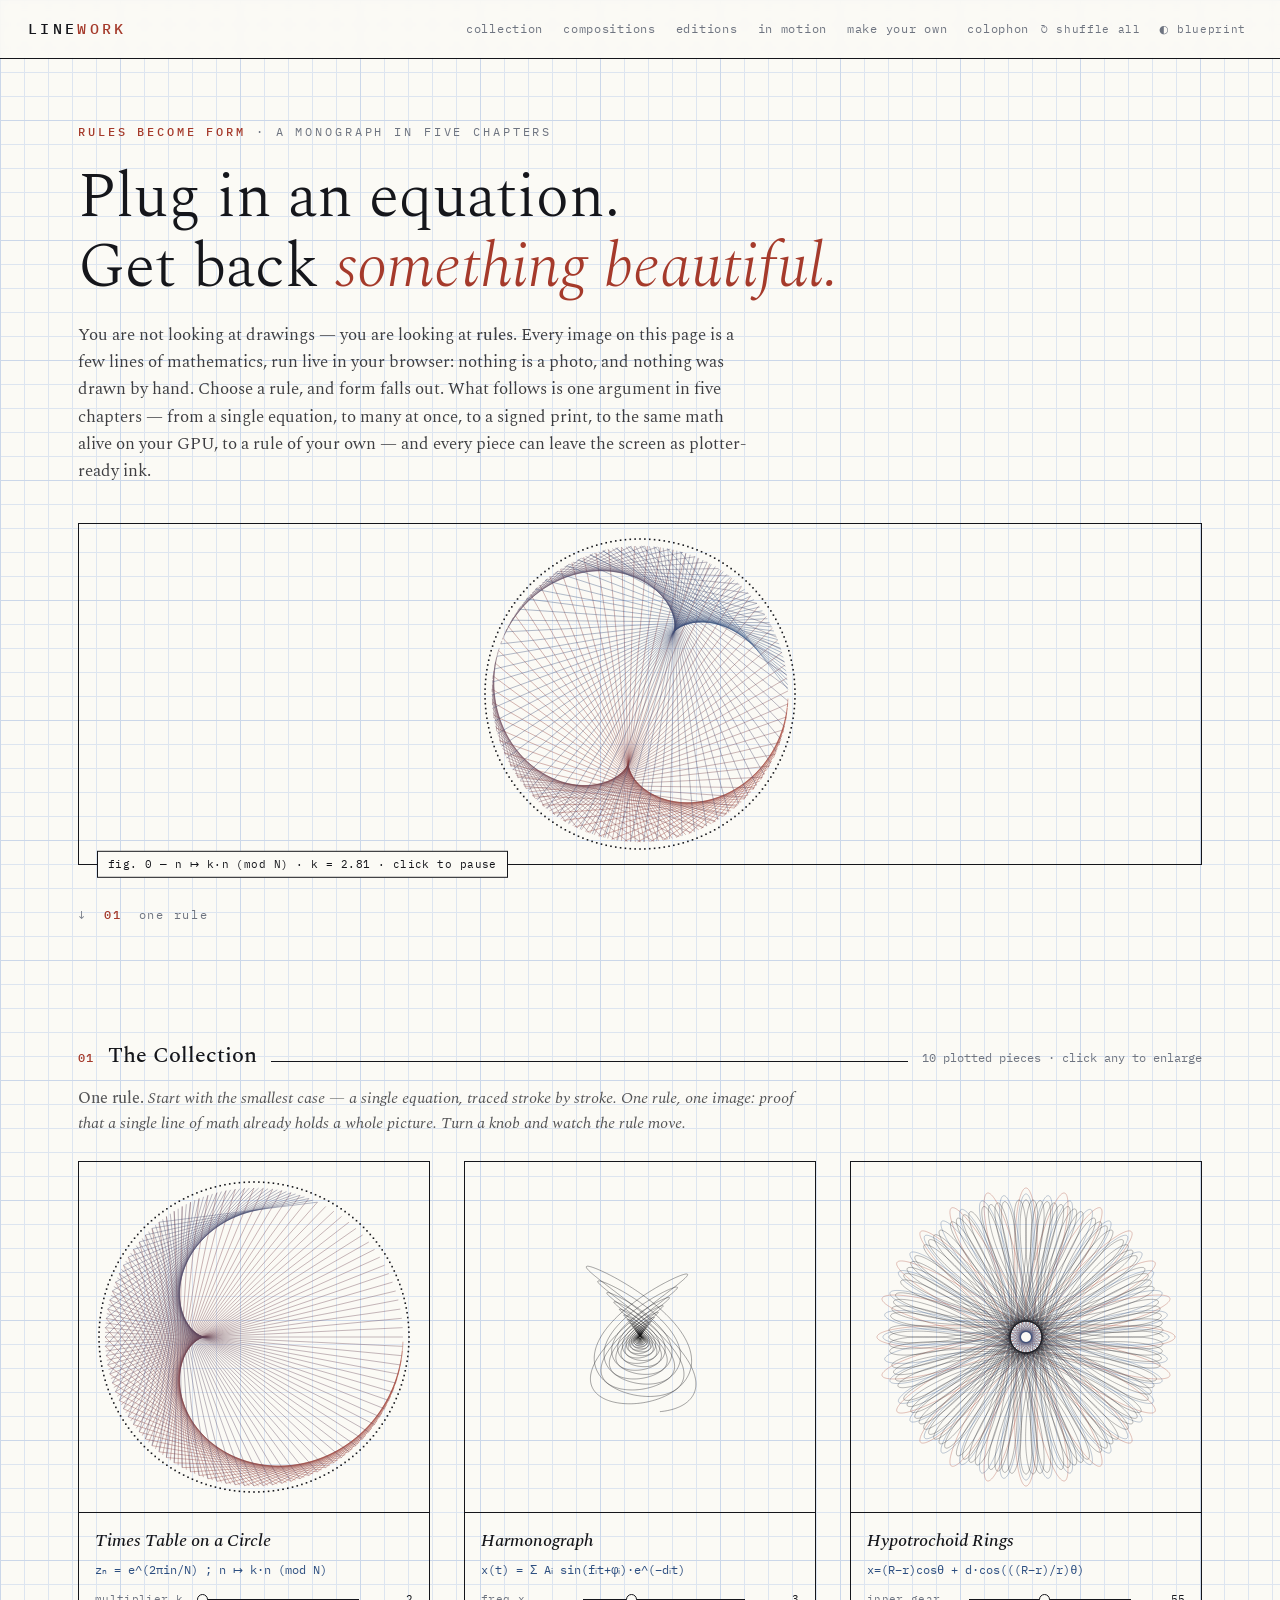
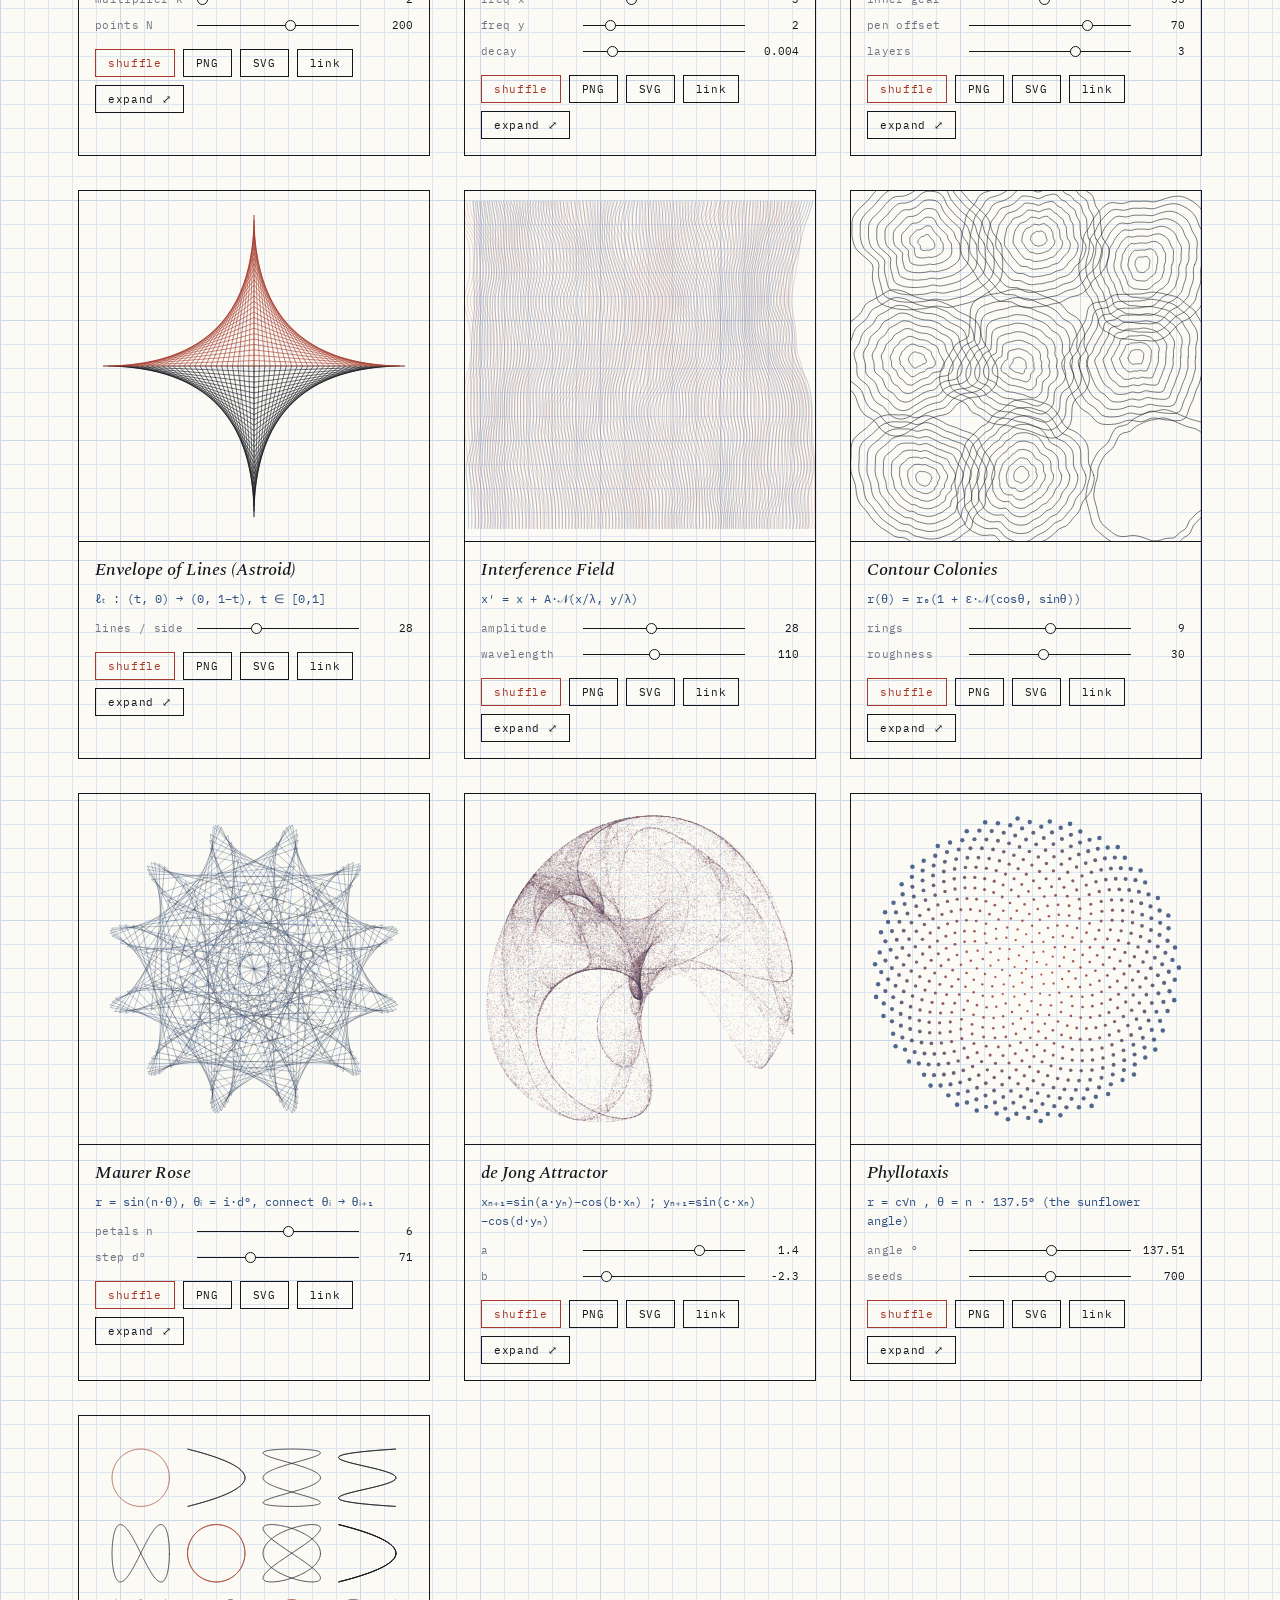
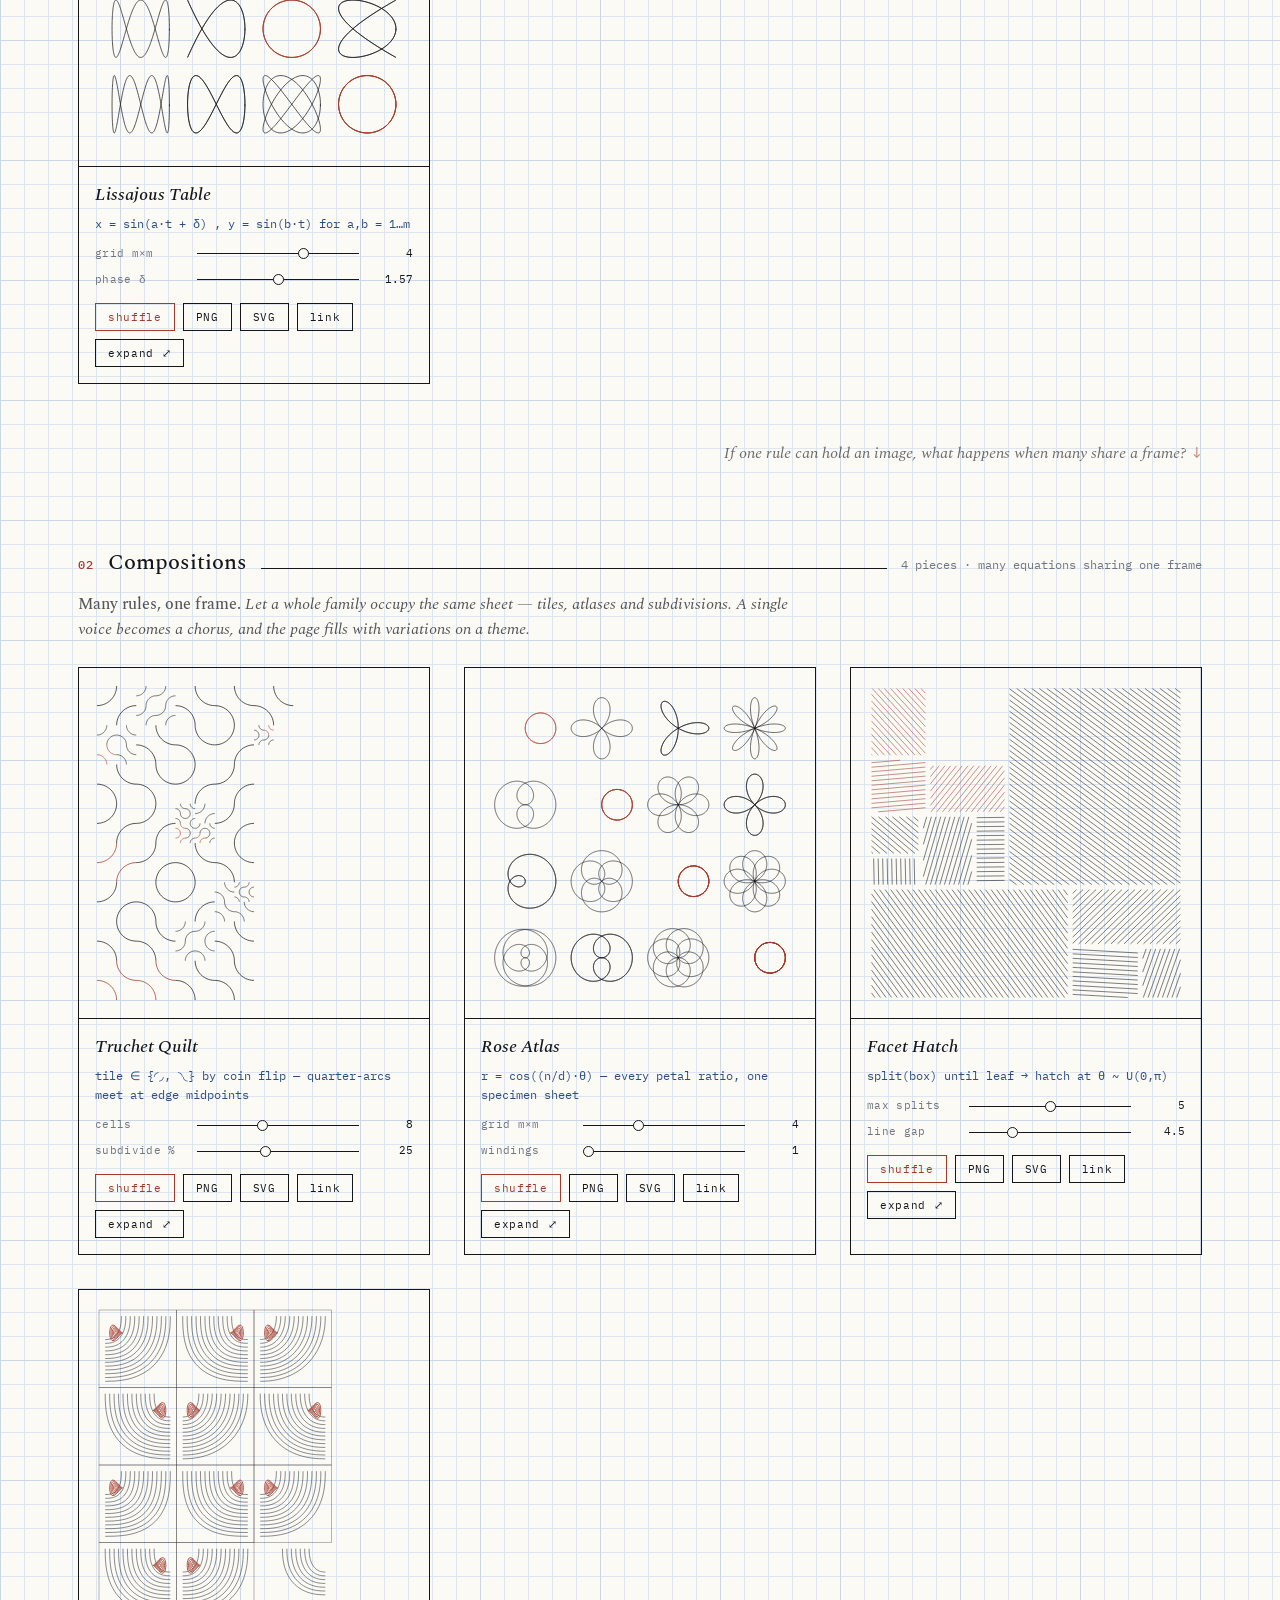
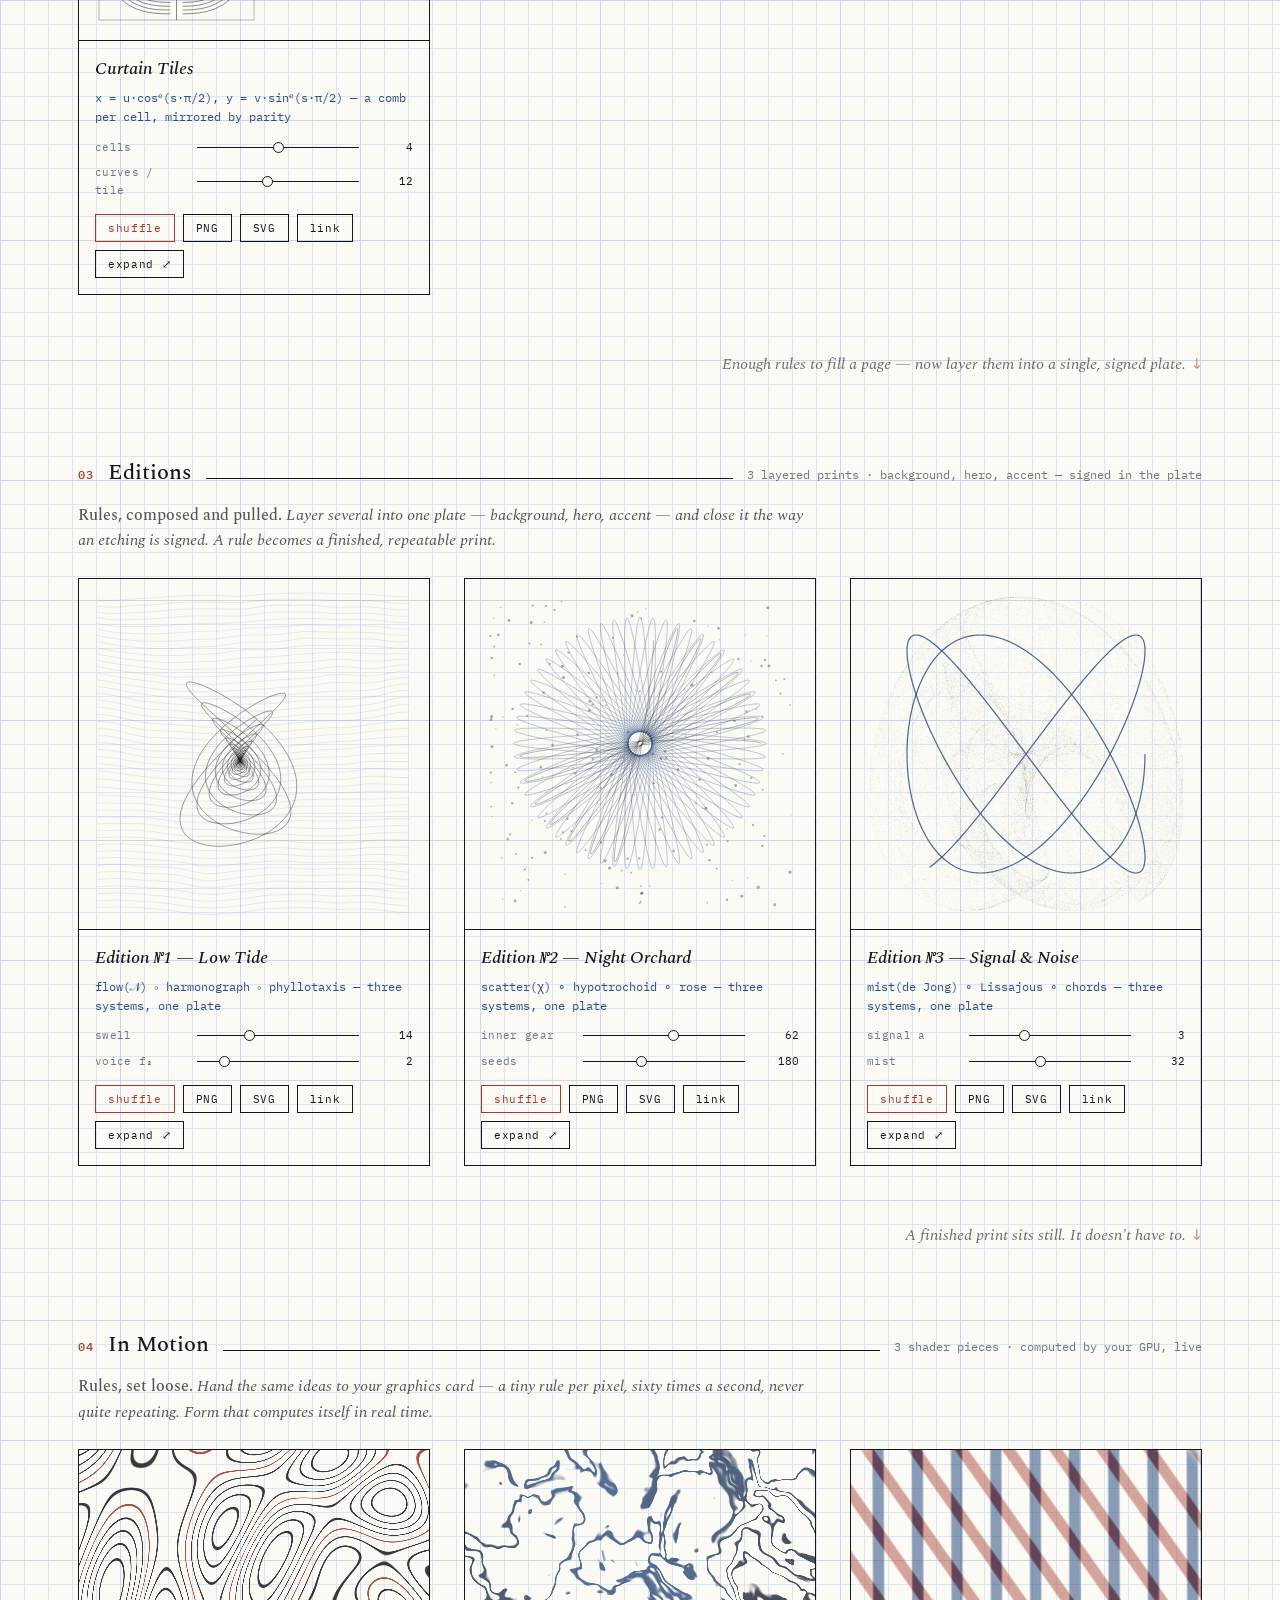
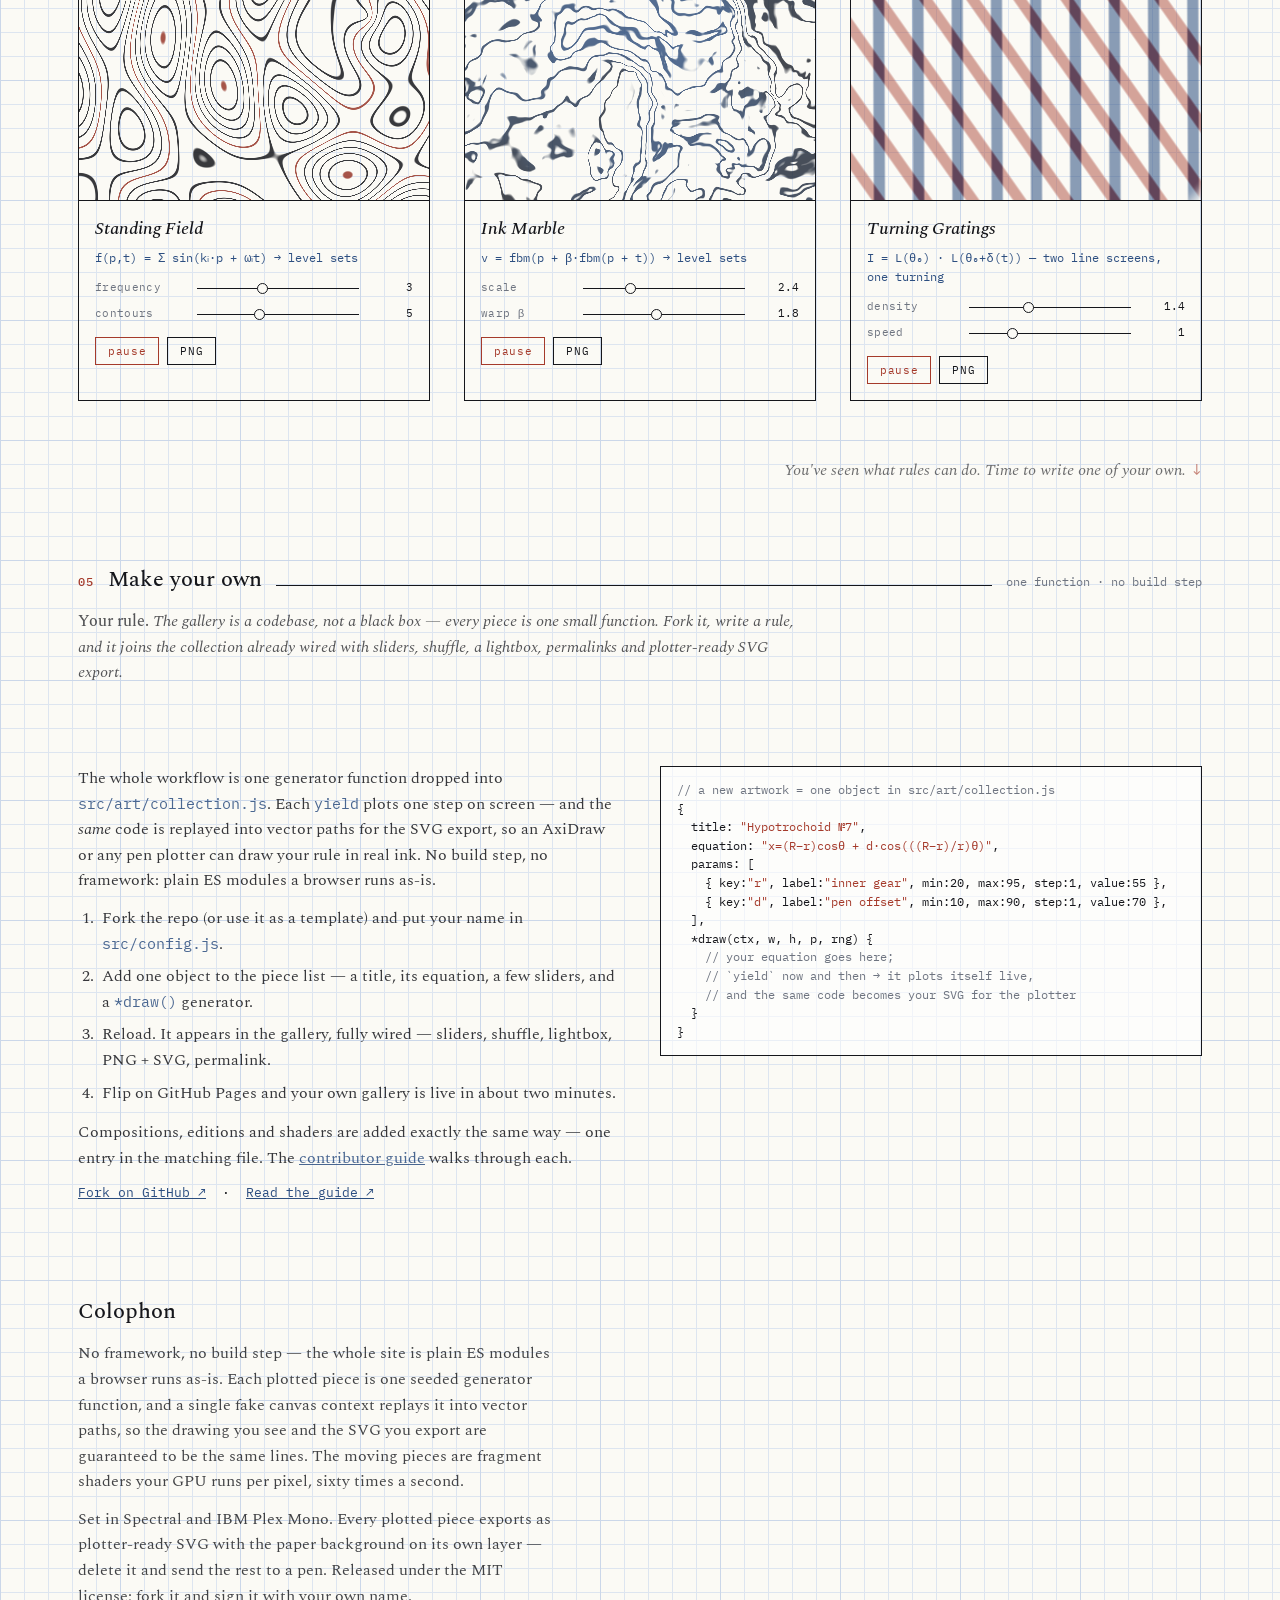
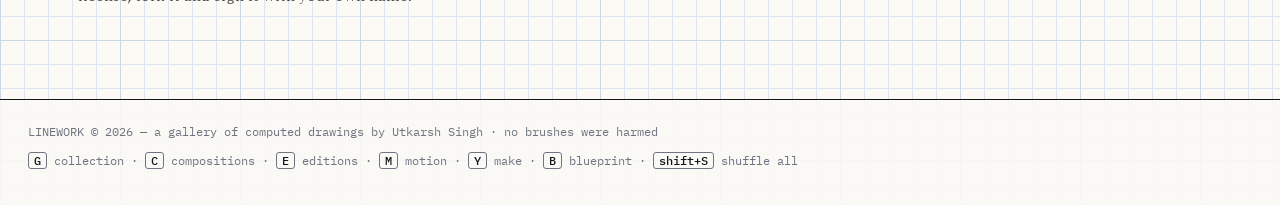
<file: index.html>
<!DOCTYPE html>
<html lang="en">
<head>
<meta charset="UTF-8">
<meta name="viewport" content="width=device-width, initial-scale=1.0">
<title>LINEWORK — art from equations</title>
<meta name="description" content="A living gallery of mathematical art. Every piece is drawn live in your browser by a few lines of math — string art, harmonographs, strange attractors, GPU shaders — and exports as plotter-ready SVG. Fork it and add your own in code.">
<meta name="author" content="Utkarsh Singh">
<link rel="canonical" href="https://feynma1h.github.io/linework/">
<meta property="og:type" content="website">
<meta property="og:url" content="https://feynma1h.github.io/linework/">
<meta property="og:title" content="LINEWORK — art from equations">
<meta property="og:description" content="Plug in an equation. Get back something beautiful. Interactive math art, drawn live in your browser and ready for a real pen.">
<meta property="og:image" content="https://feynma1h.github.io/linework/og.png">
<meta property="og:image:width" content="1200">
<meta property="og:image:height" content="630">
<meta property="og:image:alt" content="Three computed drawings on paper — a chord diagram, a spirograph of hypotrochoid rings, and a phyllotaxis seed spiral.">
<meta name="twitter:card" content="summary_large_image">
<meta name="theme-color" content="#FBFAF5" media="(prefers-color-scheme:light)">
<meta name="theme-color" content="#0E1422" media="(prefers-color-scheme:dark)">
<link rel="icon" href="data:image/svg+xml,%3Csvg xmlns='http://www.w3.org/2000/svg' viewBox='0 0 16 16'%3E%3Cpath d='M10.56 10.9L9.52 11.37L8.41 11.77L7.28 12.09L6.18 12.32L5.17 12.46L4.3 12.5L3.61 12.44L3.13 12.29L2.88 12.05L2.88 11.72L3.13 11.31L3.62 10.82L4.32 10.28L5.19 9.69L6.2 9.06L7.3 8.41L8.43 7.75L9.54 7.09L10.58 6.46L11.49 5.85L12.24 5.3L12.77 4.8L13.08 4.37L13.14 4.02L12.95 3.76L12.53 3.58L11.88 3.5L11.05 3.52L10.07 3.64L8.98 3.85L7.86 4.15L6.73 4.53L5.67 4.98L4.72 5.5L3.94 6.08L3.34 6.7L2.97 7.34L2.85 8L2.97 8.66L3.34 9.3L3.94 9.92L4.72 10.5L5.67 11.02L6.73 11.47L7.86 11.85L8.98 12.15L10.07 12.36L11.05 12.48L11.88 12.5L12.53 12.42L12.95 12.24L13.14 11.98L13.08 11.63L12.77 11.2L12.24 10.7L11.49 10.15L10.58 9.54L9.54 8.91L8.43 8.25L7.3 7.59L6.2 6.94L5.19 6.31L4.32 5.72L3.62 5.18L3.13 4.69L2.88 4.28L2.88 3.95L3.13 3.71L3.61 3.56L4.3 3.5L5.17 3.54L6.18 3.68L7.28 3.91L8.41 4.23L9.52 4.63L10.56 5.1' fill='none' stroke='%2315161B' stroke-width='1.4' stroke-linecap='round' stroke-linejoin='round'/%3E%3Ccircle cx='10.56' cy='5.1' r='1.5' fill='%23A53A2B'/%3E%3C/svg%3E">
<link rel="preconnect" href="https://fonts.googleapis.com">
<link rel="preconnect" href="https://fonts.gstatic.com" crossorigin>
<link href="https://fonts.googleapis.com/css2?family=Spectral:ital,wght@0,300;0,500;1,300;1,400&family=IBM+Plex+Mono:wght@400;500&display=swap" rel="stylesheet">
<link rel="stylesheet" href="styles/linework.css">
</head>
<body>

<header>
  <div class="wordmark">LINE<b>WORK</b></div>
  <nav>
    <a href="#gallery">collection</a>
    <a href="#compositions">compositions</a>
    <a href="#editions">editions</a>
    <a href="#motion">in motion</a>
    <a href="#make">make your own</a>
    <a href="#colophon">colophon</a>
    <button class="ghost" id="shuffleAllBtn" title="shuffle every piece (shift+S)">↻ shuffle all</button>
    <button class="ghost" id="themeBtn" title="toggle blueprint mode (B)">◐ blueprint</button>
  </nav>
</header>

<section class="hero">
  <div class="kicker">Rules become form <span class="dim">· a monograph in five chapters</span></div>
  <h1>Plug in an equation.<br>Get back <em>something beautiful.</em></h1>
  <p class="lede">You are not looking at drawings — you are looking at <b>rules</b>. Every image on this page is a few lines of mathematics, run live in your browser: nothing is a photo, and nothing was drawn by hand. Choose a rule, and form falls out. What follows is one argument in five chapters — from a single equation, to many at once, to a signed print, to the same math alive on your GPU, to a rule of your own — and every piece can leave the screen as plotter-ready ink.</p>
  <div class="hero-canvas-wrap">
    <canvas id="heroCanvas" aria-label="Chord diagram continuously morphing through multiplication tables"></canvas>
    <div class="hero-tag" id="heroTag">fig. 0 — n ↦ k·n (mod N) · k = 2.00 · click to pause</div>
  </div>
  <div class="scroll-cue">↓ &nbsp;<b>01</b>&nbsp; one rule</div>
</section>

<div class="chapter" id="gallery">
  <div class="chapter-mark">
    <span class="chapter-no">01</span>
    <h2>The Collection</h2>
    <div class="rule"></div>
    <div class="count mono"><span data-count="collection">10</span> plotted pieces · click any to enlarge</div>
  </div>
  <p class="chapter-intro"><b>One rule.</b> Start with the smallest case — a single equation, traced stroke by stroke. One rule, one image: proof that a single line of math already holds a whole picture. Turn a knob and watch the rule move.</p>
</div>
<div class="gallery" id="galleryGrid"></div>

<div class="bridge"><p>If one rule can hold an image, what happens when many share a frame?<span class="cue">↓</span></p></div>

<div class="chapter" id="compositions">
  <div class="chapter-mark">
    <span class="chapter-no">02</span>
    <h2>Compositions</h2>
    <div class="rule"></div>
    <div class="count mono"><span data-count="comp">4</span> pieces · many equations sharing one frame</div>
  </div>
  <p class="chapter-intro"><b>Many rules, one frame.</b> Let a whole family occupy the same sheet — tiles, atlases and subdivisions. A single voice becomes a chorus, and the page fills with variations on a theme.</p>
</div>
<div class="gallery" id="compGrid"></div>

<div class="bridge"><p>Enough rules to fill a page — now layer them into a single, signed plate.<span class="cue">↓</span></p></div>

<div class="chapter" id="editions">
  <div class="chapter-mark">
    <span class="chapter-no">03</span>
    <h2>Editions</h2>
    <div class="rule"></div>
    <div class="count mono"><span data-count="ed">3</span> layered prints · background, hero, accent — signed in the plate</div>
  </div>
  <p class="chapter-intro"><b>Rules, composed and pulled.</b> Layer several into one plate — background, hero, accent — and close it the way an etching is signed. A rule becomes a finished, repeatable print.</p>
</div>
<div class="gallery" id="edGrid"></div>

<div class="bridge"><p>A finished print sits still. It doesn't have to.<span class="cue">↓</span></p></div>

<div class="chapter" id="motion">
  <div class="chapter-mark">
    <span class="chapter-no">04</span>
    <h2>In Motion</h2>
    <div class="rule"></div>
    <div class="count mono"><span data-count="shader">3</span> shader pieces · computed by your GPU, live</div>
  </div>
  <p class="chapter-intro"><b>Rules, set loose.</b> Hand the same ideas to your graphics card — a tiny rule per pixel, sixty times a second, never quite repeating. Form that computes itself in real time.</p>
</div>
<div class="gallery" id="motionGrid"></div>

<div class="bridge"><p>You've seen what rules can do. Time to write one of your own.<span class="cue">↓</span></p></div>

<div class="chapter" id="make">
  <div class="chapter-mark">
    <span class="chapter-no">05</span>
    <h2>Make your own</h2>
    <div class="rule"></div>
    <div class="count mono">one function · no build step</div>
  </div>
  <p class="chapter-intro"><b>Your rule.</b> The gallery is a codebase, not a black box — every piece is one small function. Fork it, write a rule, and it joins the collection already wired with sliders, shuffle, a lightbox, permalinks and plotter-ready SVG export.</p>
</div>
<section class="about make">
  <div>
    <p>The whole workflow is one generator function dropped into <code>src/art/collection.js</code>. Each <code>yield</code> plots one step on screen — and the <em>same</em> code is replayed into vector paths for the SVG export, so an AxiDraw or any pen plotter can draw your rule in real ink. No build step, no framework: plain ES modules a browser runs as-is.</p>
    <ol>
      <li>Fork the repo (or use it as a template) and put your name in <code>src/config.js</code>.</li>
      <li>Add one object to the piece list — a title, its equation, a few sliders, and a <code>*draw()</code> generator.</li>
      <li>Reload. It appears in the gallery, fully wired — sliders, shuffle, lightbox, PNG + SVG, permalink.</li>
      <li>Flip on GitHub Pages and your own gallery is live in about two minutes.</li>
    </ol>
    <p>Compositions, editions and shaders are added exactly the same way — one entry in the matching file. The <a href="https://github.com/feynma1h/linework/blob/main/CONTRIBUTING.md" data-repo="blob/main/CONTRIBUTING.md">contributor guide</a> walks through each.</p>
    <p class="make-links"><a href="https://github.com/feynma1h/linework" data-repo="">Fork on GitHub ↗</a> &nbsp;·&nbsp; <a href="https://github.com/feynma1h/linework/blob/main/CONTRIBUTING.md" data-repo="blob/main/CONTRIBUTING.md">Read the guide ↗</a></p>
  </div>
  <div>
    <pre><span class="c">// a new artwork = one object in src/art/collection.js</span>
{
  title: <span class="k">"Hypotrochoid №7"</span>,
  equation: <span class="k">"x=(R−r)cosθ + d·cos(((R−r)/r)θ)"</span>,
  params: [
    { key:<span class="k">"r"</span>, label:<span class="k">"inner gear"</span>, min:20, max:95, step:1, value:55 },
    { key:<span class="k">"d"</span>, label:<span class="k">"pen offset"</span>, min:10, max:90, step:1, value:70 },
  ],
  *draw(ctx, w, h, p, rng) {
    <span class="c">// your equation goes here;</span>
    <span class="c">// `yield` now and then → it plots itself live,</span>
    <span class="c">// and the same code becomes your SVG for the plotter</span>
  }
}</pre>
  </div>
</section>

<section class="colophon" id="colophon">
  <h2>Colophon</h2>
  <p>No framework, no build step — the whole site is plain ES modules a browser runs as-is. Each plotted piece is one seeded generator function, and a single fake canvas context replays it into vector paths, so the drawing you see and the SVG you export are guaranteed to be the same lines. The moving pieces are fragment shaders your GPU runs per pixel, sixty times a second.</p>
  <p>Set in Spectral and IBM Plex Mono. Every plotted piece exports as plotter-ready SVG with the paper background on its own layer — delete it and send the rest to a pen. Released under the MIT license; fork it and sign it with your own name.</p>
</section>

<footer>
  <div>LINEWORK © <span id="year">2026</span> — a gallery of computed drawings by <span id="artistName">you</span> · no brushes were harmed</div>
  <div class="keys"><b>G</b> collection · <b>C</b> compositions · <b>E</b> editions · <b>M</b> motion · <b>Y</b> make · <b>B</b> blueprint · <b>shift+S</b> shuffle all</div>
</footer>

<div id="lightbox" role="dialog" aria-modal="true" aria-labelledby="lbTitle" hidden>
  <div class="lb-top">
    <div class="idx mono" id="lbIdx">01 / 17</div>
    <div class="lb-nav">
      <button id="lbPrev">← prev</button>
      <button id="lbNext">next →</button>
      <button id="lbClose">esc ✕</button>
    </div>
  </div>
  <div class="lb-grid">
    <div class="lb-canvas-wrap"><canvas id="lbCanvas"></canvas></div>
    <div class="lb-side">
      <h3 id="lbTitle"></h3>
      <div class="eq" id="lbEq"></div>
      <div class="controls" id="lbControls"></div>
      <div class="btn-row">
        <button class="accent" id="lbShuffle">shuffle</button>
        <button id="lbReplay">replay</button>
        <button id="lbLinkBtn">copy link</button>
        <button id="lbPng">PNG · 2000px</button>
        <button id="lbSvg">SVG · plotter</button>
      </div>
      <div class="lb-keys"><b>←</b> <b>→</b> pieces · <b>S</b> shuffle · <b>space</b> replay · <b>D</b> save · <b>esc</b> close</div>
    </div>
  </div>
</div>

<div id="toast" role="status"></div>

<script type="module" src="src/main.js"></script>
</body>
</html>
</file>
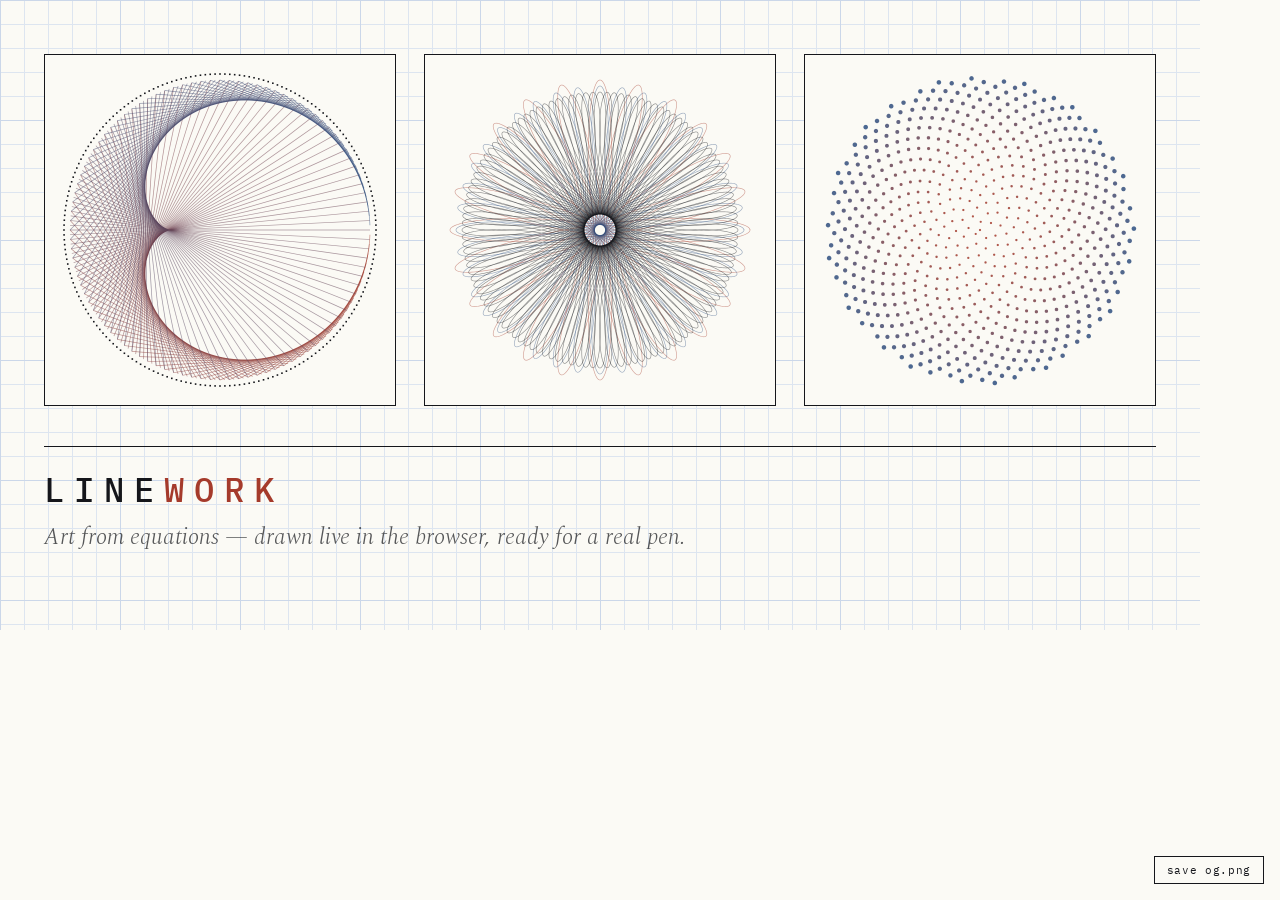
<file: tools/share-card.html>
<!DOCTYPE html>
<html lang="en">
<head>
<meta charset="UTF-8">
<title>LINEWORK — share card</title>
<!--
  Builds og.png, the 1200×630 card that link previews show.

  It draws three plates with the gallery's own generators, so the card
  can never drift from the work it advertises. Serve the repo, open
  this page, and use the button — or render it headlessly (?bare drops
  the button so it stays out of the shot):

    python3 -m http.server 8000
    chrome --headless=new --window-size=1200,630 \
           --virtual-time-budget=20000 --screenshot=og.png \
           "http://localhost:8000/tools/share-card.html?bare"
-->
<link rel="preconnect" href="https://fonts.googleapis.com">
<link rel="preconnect" href="https://fonts.gstatic.com" crossorigin>
<link href="https://fonts.googleapis.com/css2?family=Spectral:ital,wght@0,300;0,500;1,300;1,400&family=IBM+Plex+Mono:wght@400;500&display=swap" rel="stylesheet">
<style>
  html,body{margin:0;padding:0;background:#FBFAF5;overflow:hidden}
  canvas{display:block;width:1200px;height:630px}
  #save{
    position:fixed;right:16px;bottom:16px;
    font-family:'IBM Plex Mono',monospace;font-size:11px;letter-spacing:.06em;
    border:1px solid #15161B;background:#FBFAF5;color:#15161B;padding:6px 12px;cursor:pointer;
  }
</style>
</head>
<body>
<canvas id="card" width="1200" height="630"></canvas>
<button id="save">save og.png</button>
<script type="module">
import { T } from '../src/core/palette.js';
import { mulberry32 } from '../src/core/math.js';
import { PIECES } from '../src/art/registry.js';

/* Which pieces to show, left to right. Pick for contrast: the trio
   below reads as lines, then curves, then points. */
const PICKS = ['Times Table on a Circle', 'Hypotrochoid Rings', 'Phyllotaxis'];
const TAGLINE = 'Art from equations — drawn live in the browser, ready for a real pen.';

const W = 1200, H = 630, PAD = 44, GAP = 28, TOP = 54;
const S = Math.round((W - PAD * 2 - GAP * 2) / PICKS.length);

const ink = `rgb(${T.ink.join(',')})`, crimson = `rgb(${T.crimson.join(',')})`;
const canvas = document.getElementById('card');
const ctx = canvas.getContext('2d');

/* paper, then the drafting grid the site sits on */
ctx.fillStyle = T.paper;
ctx.fillRect(0, 0, W, H);
for (const [step, color] of [[24, '#DDE5F0'], [120, '#CBD7E9']]) {
  ctx.strokeStyle = color; ctx.lineWidth = 1;
  for (let x = 0.5; x < W; x += step) { ctx.beginPath(); ctx.moveTo(x, 0); ctx.lineTo(x, H); ctx.stroke(); }
  for (let y = 0.5; y < H; y += step) { ctx.beginPath(); ctx.moveTo(0, y); ctx.lineTo(W, y); ctx.stroke(); }
}

/* three plates, run to completion at 2× and stamped in */
PICKS.forEach((title, i) => {
  const piece = PIECES.find(p => p.title === title);
  if (!piece) throw new Error(`no piece titled "${title}"`);
  const values = {};
  piece.params.forEach(prm => values[prm.key] = prm.value);

  const off = document.createElement('canvas');
  off.width = off.height = S * 2;
  const octx = off.getContext('2d');
  octx.setTransform(2, 0, 0, 2, 0, 0);
  octx.fillStyle = T.paper; octx.fillRect(0, 0, S, S);
  const gen = piece.draw(octx, S, S, values, mulberry32(1000 + PIECES.indexOf(piece) * 7));
  let guard = 0;
  while (!gen.next().done && ++guard < 200000) {}

  const x = PAD + i * (S + GAP);
  ctx.drawImage(off, x, TOP, S, S);
  ctx.strokeStyle = ink; ctx.lineWidth = 1;
  ctx.strokeRect(x + 0.5, TOP + 0.5, S - 1, S - 1);
});

/* wait for the real faces before setting any type */
await document.fonts.load("500 34px 'IBM Plex Mono'");
await document.fonts.load("300 italic 23px 'Spectral'");
await document.fonts.ready;

const base = TOP + S;
ctx.strokeStyle = ink; ctx.lineWidth = 1;
ctx.beginPath(); ctx.moveTo(PAD, base + 40.5); ctx.lineTo(W - PAD, base + 40.5); ctx.stroke();

if ('letterSpacing' in ctx) ctx.letterSpacing = '10px';
ctx.font = "500 34px 'IBM Plex Mono', monospace";
ctx.fillStyle = ink;
ctx.fillText('LINE', PAD, base + 96);
ctx.fillStyle = crimson;
ctx.fillText('WORK', PAD + ctx.measureText('LINE').width, base + 96);
if ('letterSpacing' in ctx) ctx.letterSpacing = '0px';

ctx.font = "300 italic 23px 'Spectral', Georgia, serif";
ctx.fillStyle = `rgba(${T.ink.join(',')},.72)`;
ctx.fillText(TAGLINE, PAD, base + 138);

const save = document.getElementById('save');
if (location.search.includes('bare')) {
  save.remove();
} else {
  save.addEventListener('click', () => {
    const a = document.createElement('a');
    a.download = 'og.png';
    a.href = canvas.toDataURL('image/png');
    a.click();
  });
}
</script>
</body>
</html>
</file>
<file: styles/linework.css>
/* ============================================================
   LINEWORK — styles.
   Two themes live here: warm "paper" (default) and cool
   "blueprint" (body.blueprint). Colours are CSS variables so a
   theme is just a different set of values.
   ============================================================ */
:root{
  --paper:#FBFAF5;
  --paper-trans:rgba(251,250,245,.88);
  --panel:rgba(255,255,255,.6);
  --grid:#DDE5F0;
  --grid-strong:#CBD7E9;
  --ink:#15161B;
  --crimson:#A53A2B;
  --blue:#2C4E80;
  --muted:#6E7480;
  --frame:#15161B;
}
body.blueprint{
  --paper:#0E1422;
  --paper-trans:rgba(14,20,34,.88);
  --panel:rgba(255,255,255,.04);
  --grid:#1A2336;
  --grid-strong:#243049;
  --ink:#E9E6DA;
  --crimson:#E07A5F;
  --blue:#7FA4D8;
  --muted:#8A93A8;
  --frame:#E9E6DA;
}
*{box-sizing:border-box;margin:0;padding:0}
html{scroll-behavior:smooth}
body{
  font-family:'Spectral',Georgia,serif;
  color:var(--ink);
  background-color:var(--paper);
  background-image:
    linear-gradient(var(--grid-strong) 1px, transparent 1px),
    linear-gradient(90deg, var(--grid-strong) 1px, transparent 1px),
    linear-gradient(var(--grid) 1px, transparent 1px),
    linear-gradient(90deg, var(--grid) 1px, transparent 1px);
  background-size:120px 120px,120px 120px,24px 24px,24px 24px;
  line-height:1.6;
  transition:background-color .25s, color .25s;
}
.mono,code,pre{font-family:'IBM Plex Mono',ui-monospace,Menlo,monospace}
code{font-size:.92em;color:var(--blue)}

header{
  display:flex;justify-content:space-between;align-items:center;gap:12px;flex-wrap:wrap;
  padding:16px 28px;border-bottom:1px solid var(--frame);
  background:var(--paper-trans);backdrop-filter:blur(4px);
  position:sticky;top:0;z-index:10;
}
.wordmark{font-family:'IBM Plex Mono',monospace;font-weight:500;font-size:15px;letter-spacing:.22em}
.wordmark b{color:var(--crimson);font-weight:500}
header nav{display:flex;align-items:center;gap:6px;flex-wrap:wrap}
header nav a{
  font-family:'IBM Plex Mono',monospace;font-size:12px;color:var(--muted);
  text-decoration:none;margin-left:14px;letter-spacing:.06em;
}
header nav a:hover,header nav a:focus-visible{color:var(--crimson)}
a:focus-visible,button:focus-visible,input:focus-visible,select:focus-visible,summary:focus-visible{outline:2px solid var(--crimson);outline-offset:2px}

button{
  font-family:'IBM Plex Mono',monospace;font-size:11px;letter-spacing:.06em;
  border:1px solid var(--frame);background:transparent;color:var(--ink);
  padding:6px 12px;cursor:pointer;
}
button:hover{background:var(--ink);color:var(--paper)}
button.accent{border-color:var(--crimson);color:var(--crimson)}
button.accent:hover{background:var(--crimson);color:var(--paper)}
button.ghost{border:none;color:var(--muted);padding:6px 6px}
button.ghost:hover{background:transparent;color:var(--crimson)}

/* ---------- cover (the title page) ---------- */
.hero{
  max-width:1180px;margin:0 auto;padding:7vh 28px 4vh;
  min-height:calc(100vh - 63px);
  display:flex;flex-direction:column;justify-content:center;
  scroll-margin-top:80px;
}
.hero .kicker{
  font-family:'IBM Plex Mono',monospace;font-size:12px;letter-spacing:.24em;
  text-transform:uppercase;color:var(--crimson);font-weight:500;margin-bottom:22px;
}
.hero .kicker .dim{color:var(--muted);font-weight:400}
.hero h1{font-weight:300;font-size:clamp(34px,5.4vw,62px);line-height:1.12;max-width:13em}
.hero h1 em{font-style:italic;color:var(--crimson)}
.hero p.lede{margin-top:20px;max-width:40em;font-size:17px;color:var(--ink);opacity:.82}
.hero p.lede b{font-weight:500;opacity:1}
.hero-canvas-wrap{margin-top:38px;border:1px solid var(--frame);position:relative}
.hero-canvas-wrap canvas{display:block;width:100%;height:340px;cursor:pointer}
.scroll-cue{
  margin-top:auto;padding-top:40px;
  font-family:'IBM Plex Mono',monospace;font-size:12px;letter-spacing:.14em;color:var(--muted);
}
.scroll-cue b{color:var(--crimson);font-weight:500}
.hero-tag{
  position:absolute;left:0;bottom:0;transform:translateY(50%);
  margin-left:18px;background:var(--paper);border:1px solid var(--frame);
  font-family:'IBM Plex Mono',monospace;font-size:11px;padding:4px 10px;letter-spacing:.04em;
}

/* ---------- chapters (the anchoring progression) ---------- */
.chapter{max-width:1180px;margin:78px auto 0;padding:0 28px;scroll-margin-top:80px}
.about{scroll-margin-top:80px}
/* connective tissue between chapters — each beat hands off to the next */
.bridge{max-width:1180px;margin:56px auto 0;padding:0 28px;text-align:right}
.bridge p{display:inline-block;max-width:40em;font-style:italic;font-size:15.5px;color:var(--ink);opacity:.62}
.bridge .cue{font-family:'IBM Plex Mono',monospace;font-style:normal;color:var(--crimson);opacity:1;margin-left:6px}
.chapter-mark{display:flex;align-items:baseline;gap:14px}
.chapter-no{
  font-family:'IBM Plex Mono',monospace;font-size:12px;font-weight:500;
  color:var(--crimson);letter-spacing:.1em;
}
.chapter-mark h2{font-weight:500;font-size:22px;white-space:nowrap}
.chapter-mark .rule{flex:1;border-top:1px solid var(--frame)}
.chapter-mark .count{font-family:'IBM Plex Mono',monospace;font-size:12px;color:var(--muted);text-align:right}
.chapter-intro{
  margin-top:12px;max-width:46em;font-size:16px;font-style:italic;
  color:var(--ink);opacity:.72;
}
.chapter-intro b{font-style:normal;font-weight:500;opacity:1}

.gallery{
  max-width:1180px;margin:24px auto 0;padding:0 28px;
  display:grid;grid-template-columns:repeat(auto-fit,minmax(320px,1fr));gap:34px;
}
.piece{border:1px solid var(--frame);display:flex;flex-direction:column}
.piece .art{position:relative}
.piece canvas{display:block;width:100%;aspect-ratio:1/1;cursor:zoom-in}
.piece canvas.gl{cursor:pointer}
.piece .meta{border-top:1px solid var(--frame);padding:14px 16px 16px}
.piece h3{font-weight:500;font-size:18px;font-style:italic}
.eq{font-family:'IBM Plex Mono',monospace;font-size:12px;color:var(--blue);margin-top:4px;word-break:break-word}
.controls{margin-top:12px;display:flex;flex-direction:column;gap:8px}
.ctl{display:grid;grid-template-columns:92px 1fr 44px;align-items:center;gap:10px}
.ctl label{font-family:'IBM Plex Mono',monospace;font-size:11px;color:var(--muted);letter-spacing:.03em}
.ctl output{font-family:'IBM Plex Mono',monospace;font-size:11px;text-align:right}
input[type=range]{-webkit-appearance:none;appearance:none;height:18px;background:transparent;width:100%}
input[type=range]::-webkit-slider-runnable-track{height:1px;background:var(--ink)}
input[type=range]::-webkit-slider-thumb{
  -webkit-appearance:none;appearance:none;width:11px;height:11px;border-radius:50%;
  background:var(--paper);border:1.5px solid var(--ink);margin-top:-5px;cursor:pointer;
}
input[type=range]::-moz-range-track{height:1px;background:var(--ink)}
input[type=range]::-moz-range-thumb{width:9px;height:9px;border-radius:50%;background:var(--paper);border:1.5px solid var(--ink);cursor:pointer}
.btn-row{margin-top:14px;display:flex;gap:8px;flex-wrap:wrap}
.gl-fallback{padding:40px 20px;font-family:'IBM Plex Mono',monospace;font-size:12px;color:var(--muted)}

/* ---------- lightbox ---------- */
#lightbox{
  position:fixed;inset:0;z-index:50;overflow-y:auto;
  background-color:var(--paper);
  background-image:
    linear-gradient(var(--grid-strong) 1px, transparent 1px),
    linear-gradient(90deg, var(--grid-strong) 1px, transparent 1px),
    linear-gradient(var(--grid) 1px, transparent 1px),
    linear-gradient(90deg, var(--grid) 1px, transparent 1px);
  background-size:120px 120px,120px 120px,24px 24px,24px 24px;
}
#lightbox[hidden]{display:none}
.lb-top{display:flex;justify-content:space-between;align-items:center;padding:16px 28px;border-bottom:1px solid var(--frame);background:var(--paper-trans);position:sticky;top:0}
.lb-top .idx{font-family:'IBM Plex Mono',monospace;font-size:12px;color:var(--muted)}
.lb-nav{display:flex;gap:8px}
.lb-grid{
  display:grid;grid-template-columns:minmax(0,1.3fr) minmax(280px,1fr);
  gap:30px;max-width:1100px;margin:0 auto;padding:36px 28px 60px;align-items:start;
}
.lb-canvas-wrap{border:1px solid var(--frame)}
.lb-canvas-wrap canvas{display:block;width:100%;aspect-ratio:1/1}
.lb-side h3{font-weight:500;font-size:26px;font-style:italic}
.lb-side .controls{margin-top:16px}
.lb-keys{margin-top:22px;font-family:'IBM Plex Mono',monospace;font-size:11px;color:var(--muted);line-height:2}
.lb-keys b,footer .keys b{color:var(--ink);font-weight:500;border:1px solid var(--muted);padding:0 5px;border-radius:3px}

/* ---------- colophon / footer / toast ---------- */
.about{max-width:1180px;margin:80px auto 0;padding:0 28px;display:grid;grid-template-columns:1fr 1fr;gap:40px}
.about h2{font-weight:500;font-size:22px;margin-bottom:10px}
.about p{font-size:16px;color:var(--ink);opacity:.85;margin-bottom:12px;max-width:36em}
.about pre{
  font-family:'IBM Plex Mono',monospace;font-size:12px;line-height:1.55;
  border:1px solid var(--frame);background:var(--panel);padding:14px 16px;overflow-x:auto;
}
.about pre .c{color:var(--muted)}
.about pre .k{color:var(--crimson)}
.about a{color:var(--blue)}
.about ol{margin:6px 0 14px 20px;font-size:16px;color:var(--ink);opacity:.85;max-width:34em}
.about ol li{margin-bottom:7px;padding-left:4px}
.about .make-links{font-family:'IBM Plex Mono',monospace;font-size:13px;opacity:1}
.about.make{align-items:start}

/* the closing colophon — a single prose note */
.colophon{max-width:1180px;margin:78px auto 0;padding:0 28px;scroll-margin-top:80px}
.colophon h2{font-weight:500;font-size:22px;margin-bottom:12px}
.colophon p{font-size:16px;color:var(--ink);opacity:.8;margin-bottom:12px;max-width:60ch}
footer{
  margin-top:90px;border-top:1px solid var(--frame);
  padding:22px 28px 34px;display:flex;justify-content:space-between;flex-wrap:wrap;gap:10px;
  font-family:'IBM Plex Mono',monospace;font-size:12px;color:var(--muted);
  background:var(--paper-trans);
}
footer a{color:var(--muted)}
footer a:hover{color:var(--crimson)}
#toast{
  position:fixed;left:50%;bottom:26px;transform:translateX(-50%) translateY(20px);
  background:var(--ink);color:var(--paper);font-family:'IBM Plex Mono',monospace;font-size:12px;
  padding:8px 16px;opacity:0;pointer-events:none;transition:opacity .25s, transform .25s;z-index:99;
}
#toast.show{opacity:1;transform:translateX(-50%) translateY(0)}

@media (max-width:860px){
  .about{grid-template-columns:1fr}
  .lb-grid{grid-template-columns:1fr}
  .hero-canvas-wrap canvas{height:300px}
  header nav a{margin-left:8px}
}
@media (prefers-reduced-motion:reduce){html{scroll-behavior:auto}}
</file>
